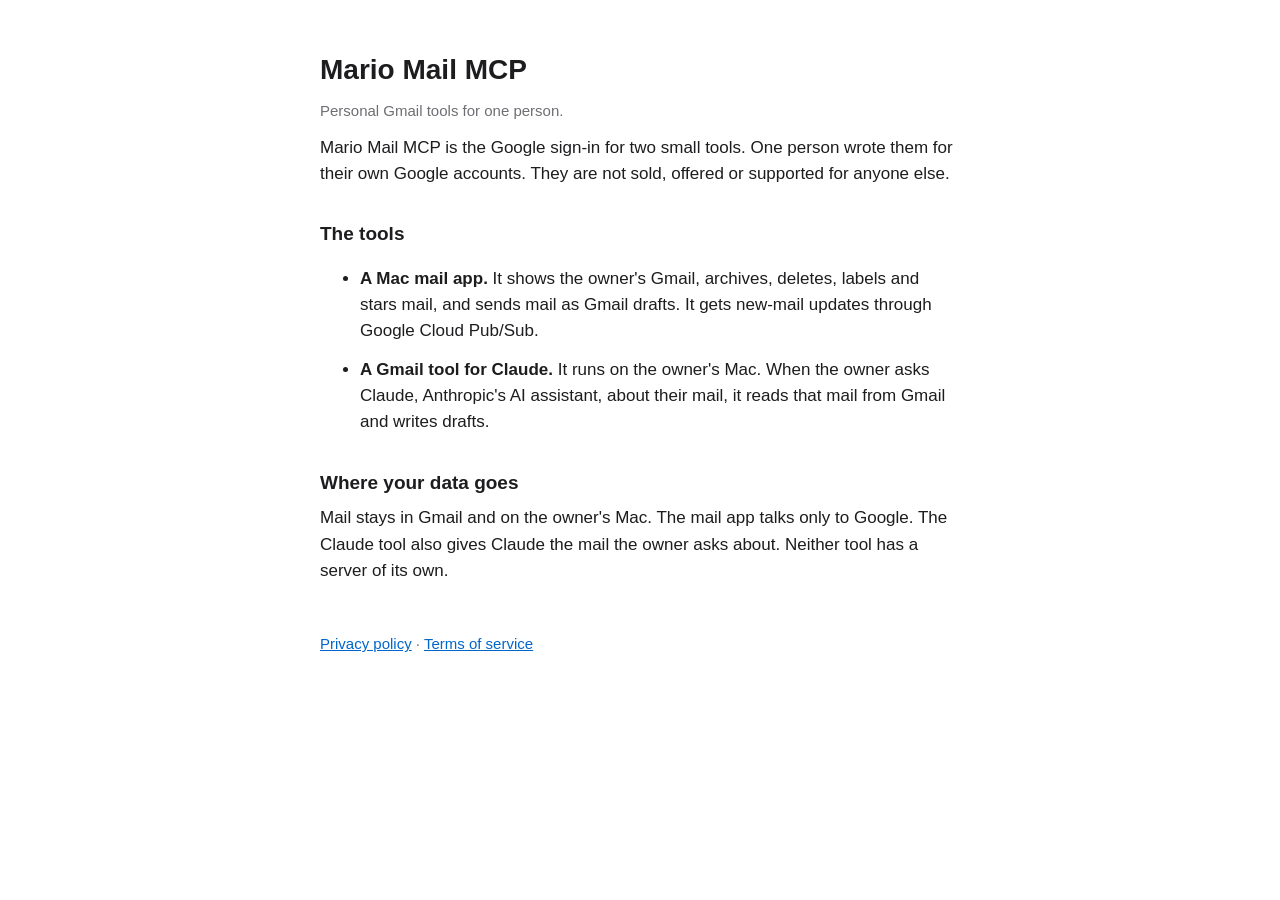
<file: index.html>
<!doctype html>
<html lang="en">
<head>
<meta charset="utf-8">
<meta name="viewport" content="width=device-width, initial-scale=1">
<meta name="google-site-verification" content="GIY-qMFY3XPG1X3YZVLKu2AcR7t6DDyetaPOjTzNx2k">
<title>Mario Mail MCP</title>
<link rel="stylesheet" href="style.css">
</head>
<body>
<main>
<h1>Mario Mail MCP</h1>
<p class="muted">Personal Gmail tools for one person.</p>

<p>Mario Mail MCP is the Google sign-in for two small tools. One person wrote them for their own Google accounts. They are not sold, offered or supported for anyone else.</p>

<h2>The tools</h2>
<ul>
<li><strong>A Mac mail app.</strong> It shows the owner's Gmail, archives, deletes, labels and stars mail, and sends mail as Gmail drafts. It gets new-mail updates through Google Cloud Pub/Sub.</li>
<li><strong>A Gmail tool for Claude.</strong> It runs on the owner's Mac. When the owner asks Claude, Anthropic's AI assistant, about their mail, it reads that mail from Gmail and writes drafts.</li>
</ul>

<h2>Where your data goes</h2>
<p>Mail stays in Gmail and on the owner's Mac. The mail app talks only to Google. The Claude tool also gives Claude the mail the owner asks about. Neither tool has a server of its own.</p>

<footer>
<a href="privacy.html">Privacy policy</a> · <a href="terms.html">Terms of service</a>
</footer>
</main>
</body>
</html>
</file>
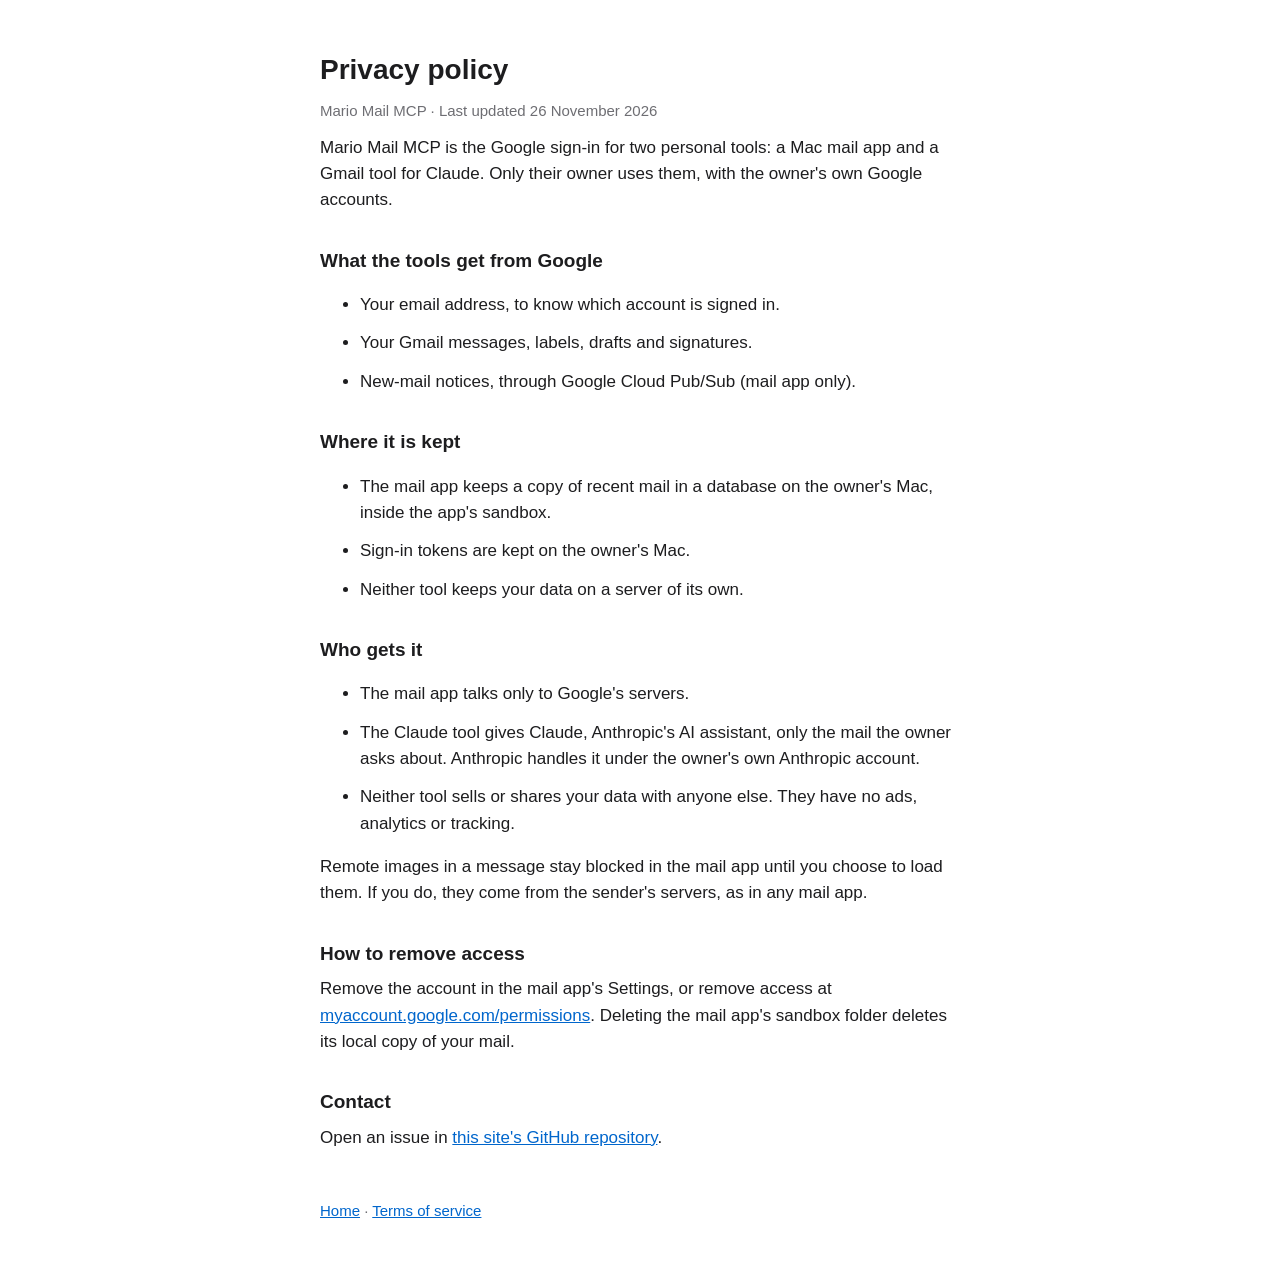
<file: privacy.html>
<!doctype html>
<html lang="en">
<head>
<meta charset="utf-8">
<meta name="viewport" content="width=device-width, initial-scale=1">
<title>Mario Mail MCP Privacy</title>
<link rel="stylesheet" href="style.css">
</head>
<body>
<main>
<h1>Privacy policy</h1>
<p class="muted">Mario Mail MCP · Last updated 26 November 2026</p>

<p>Mario Mail MCP is the Google sign-in for two personal tools: a Mac mail app and a Gmail tool for Claude. Only their owner uses them, with the owner's own Google accounts.</p>

<h2>What the tools get from Google</h2>
<ul>
<li>Your email address, to know which account is signed in.</li>
<li>Your Gmail messages, labels, drafts and signatures.</li>
<li>New-mail notices, through Google Cloud Pub/Sub (mail app only).</li>
</ul>

<h2>Where it is kept</h2>
<ul>
<li>The mail app keeps a copy of recent mail in a database on the owner's Mac, inside the app's sandbox.</li>
<li>Sign-in tokens are kept on the owner's Mac.</li>
<li>Neither tool keeps your data on a server of its own.</li>
</ul>

<h2>Who gets it</h2>
<ul>
<li>The mail app talks only to Google's servers.</li>
<li>The Claude tool gives Claude, Anthropic's AI assistant, only the mail the owner asks about. Anthropic handles it under the owner's own Anthropic account.</li>
<li>Neither tool sells or shares your data with anyone else. They have no ads, analytics or tracking.</li>
</ul>
<p>Remote images in a message stay blocked in the mail app until you choose to load them. If you do, they come from the sender's servers, as in any mail app.</p>

<h2>How to remove access</h2>
<p>Remove the account in the mail app's Settings, or remove access at <a href="https://myaccount.google.com/permissions">myaccount.google.com/permissions</a>. Deleting the mail app's sandbox folder deletes its local copy of your mail.</p>

<h2>Contact</h2>
<p>Open an issue in <a href="https://github.com/marioattieh/mail-client-pages/issues">this site's GitHub repository</a>.</p>

<footer><a href="index.html">Home</a> · <a href="terms.html">Terms of service</a></footer>
</main>
</body>
</html>
</file>
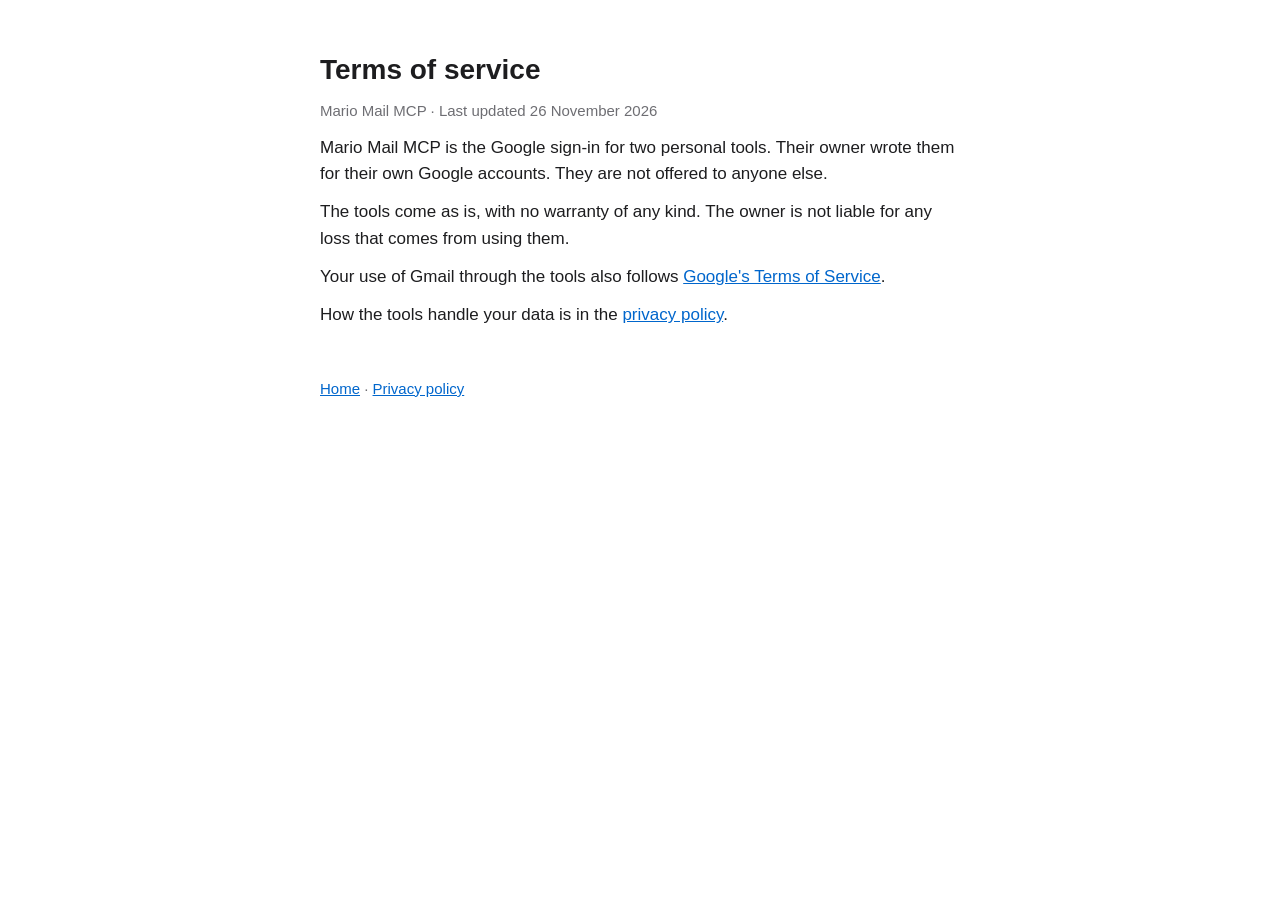
<file: terms.html>
<!doctype html>
<html lang="en">
<head>
<meta charset="utf-8">
<meta name="viewport" content="width=device-width, initial-scale=1">
<title>Mario Mail MCP Terms</title>
<link rel="stylesheet" href="style.css">
</head>
<body>
<main>
<h1>Terms of service</h1>
<p class="muted">Mario Mail MCP · Last updated 26 November 2026</p>

<p>Mario Mail MCP is the Google sign-in for two personal tools. Their owner wrote them for their own Google accounts. They are not offered to anyone else.</p>
<p>The tools come as is, with no warranty of any kind. The owner is not liable for any loss that comes from using them.</p>
<p>Your use of Gmail through the tools also follows <a href="https://policies.google.com/terms">Google's Terms of Service</a>.</p>
<p>How the tools handle your data is in the <a href="privacy.html">privacy policy</a>.</p>

<footer><a href="index.html">Home</a> · <a href="privacy.html">Privacy policy</a></footer>
</main>
</body>
</html>
</file>
<file: style.css>
:root { color-scheme: light dark; --fg: #1d1d1f; --bg: #fff; --muted: #6e6e73; --link: #0066cc; }
@media (prefers-color-scheme: dark) { :root { --fg: #f5f5f7; --bg: #1d1d1f; --muted: #a1a1a6; --link: #4da3ff; } }
body { margin: 0; background: var(--bg); color: var(--fg); font: 17px/1.55 -apple-system, BlinkMacSystemFont, "Helvetica Neue", sans-serif; }
main { max-width: 640px; margin: 0 auto; padding: 48px 16px; }
h1 { font-size: 28px; margin: 0 0 8px; }
h2 { font-size: 19px; margin: 32px 0 8px; }
p, li { margin: 0 0 12px; }
a { color: var(--link); }
.muted, footer { color: var(--muted); font-size: 15px; }
footer { margin-top: 48px; }
</file>
